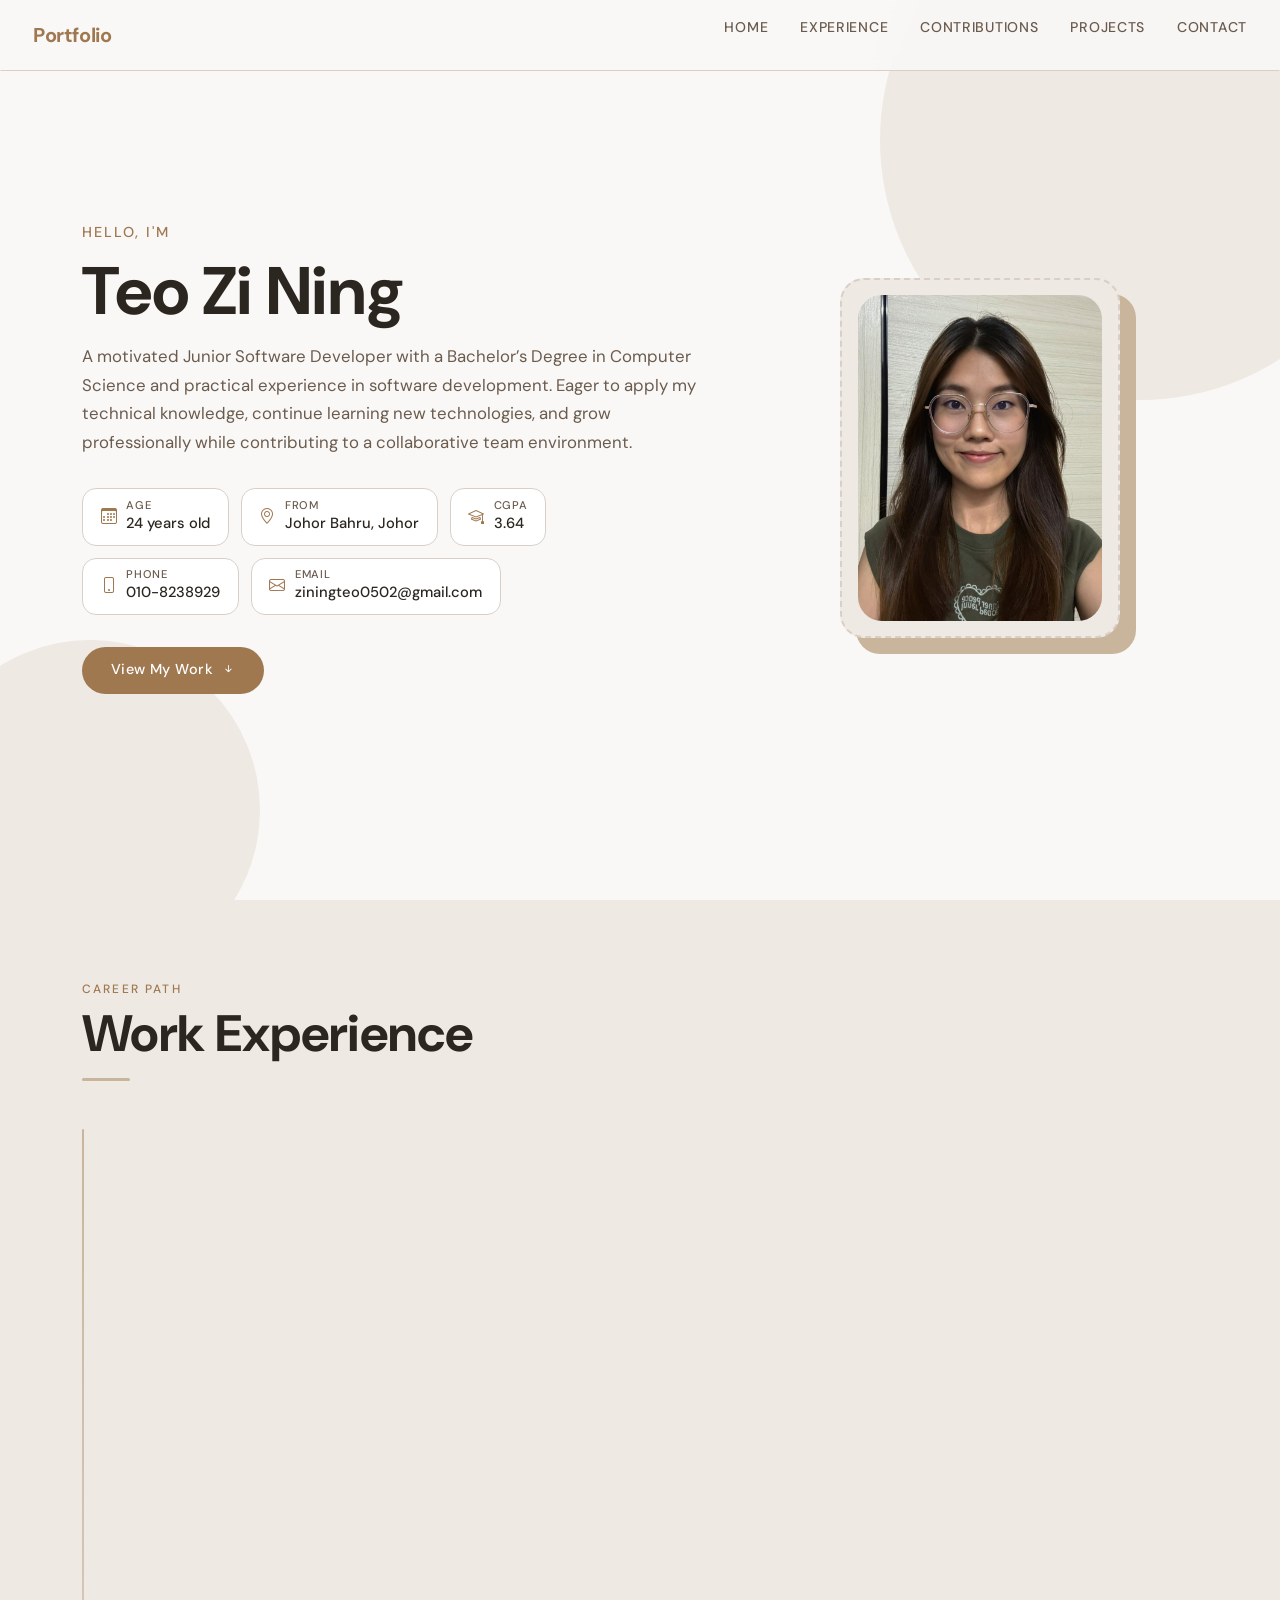
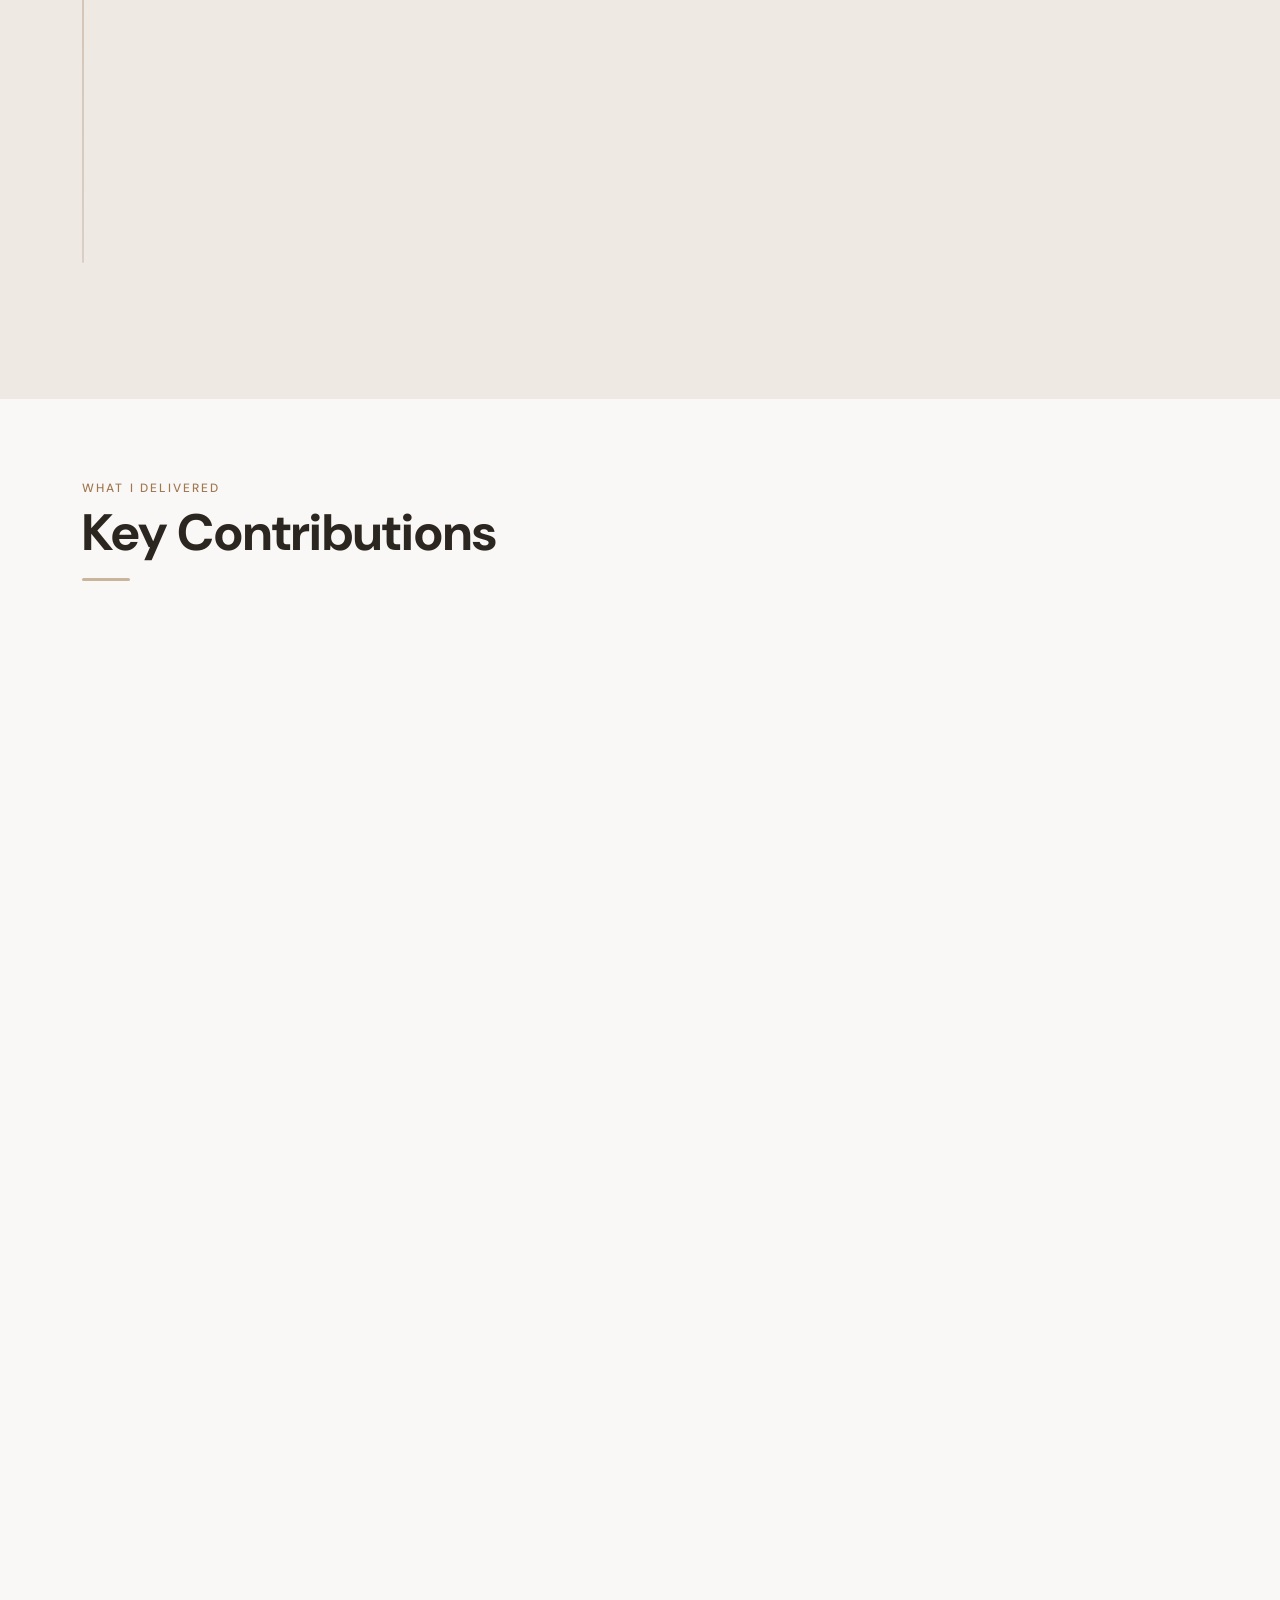
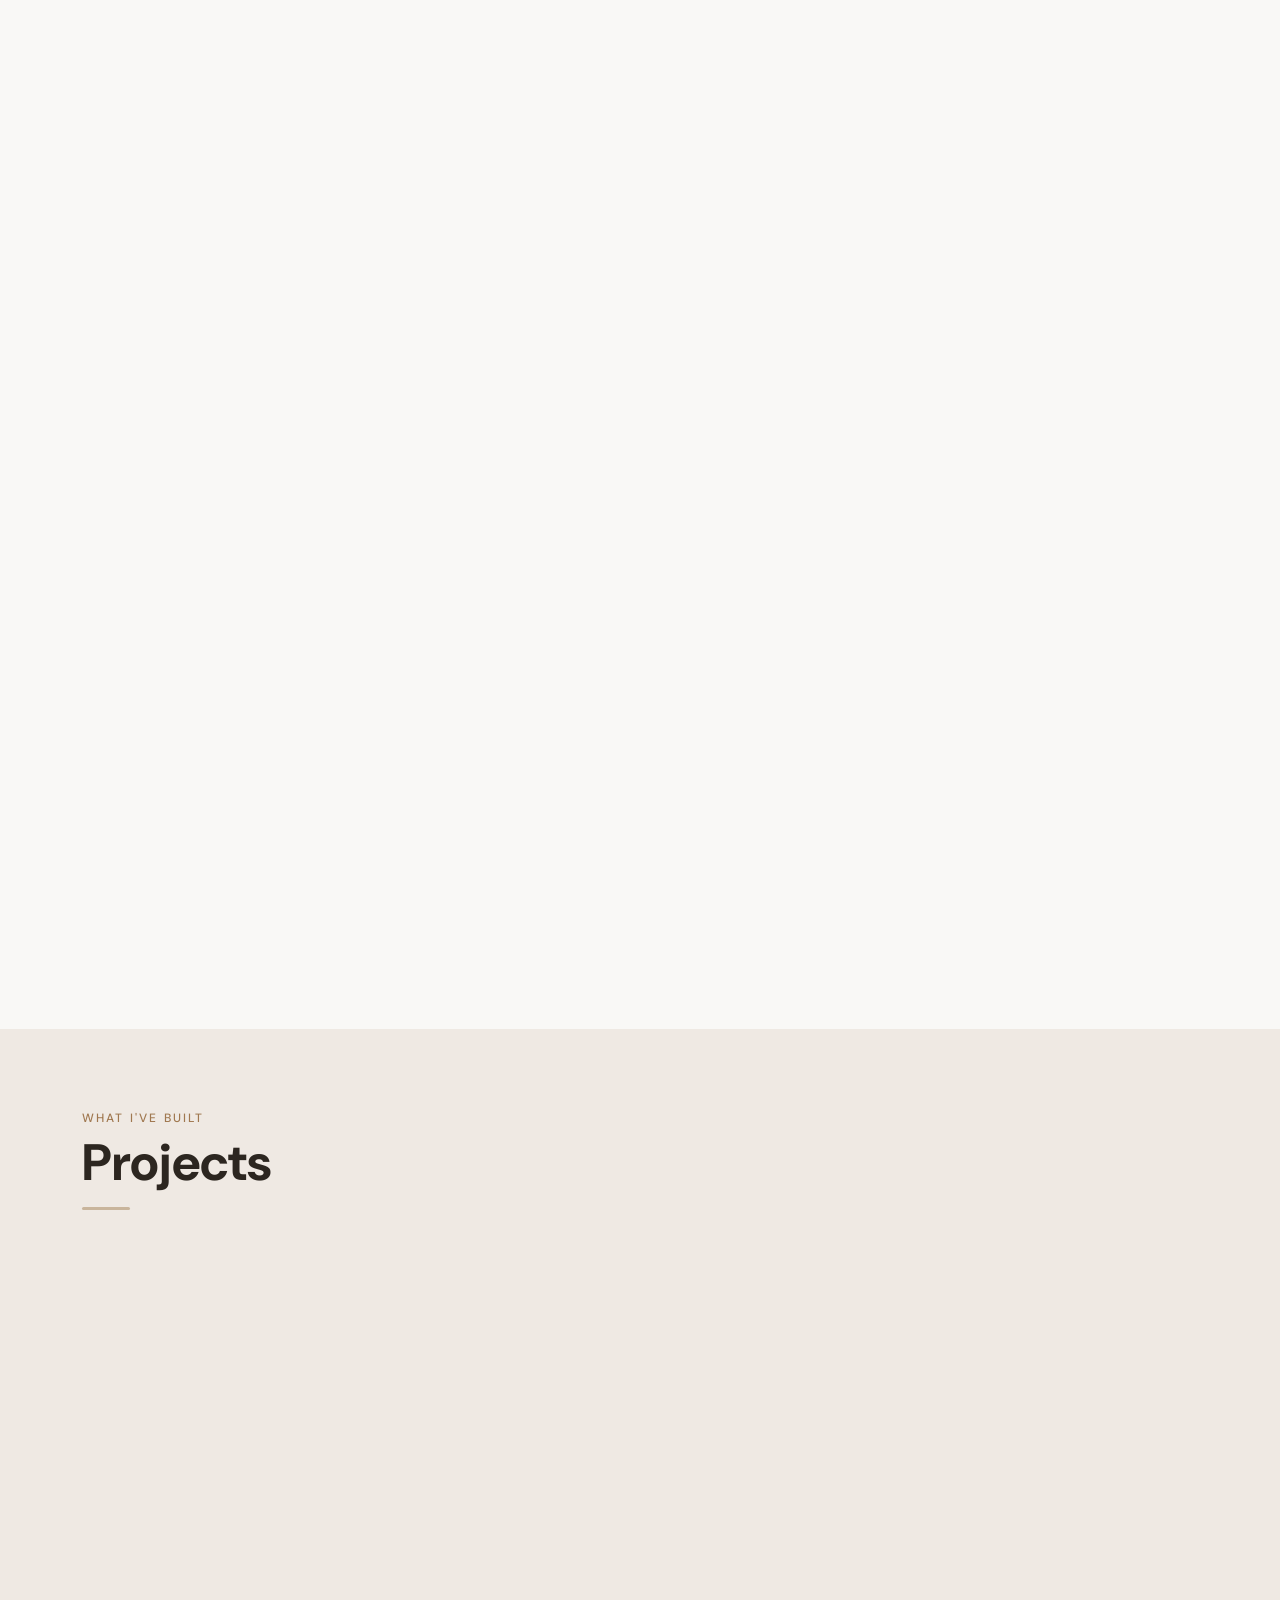
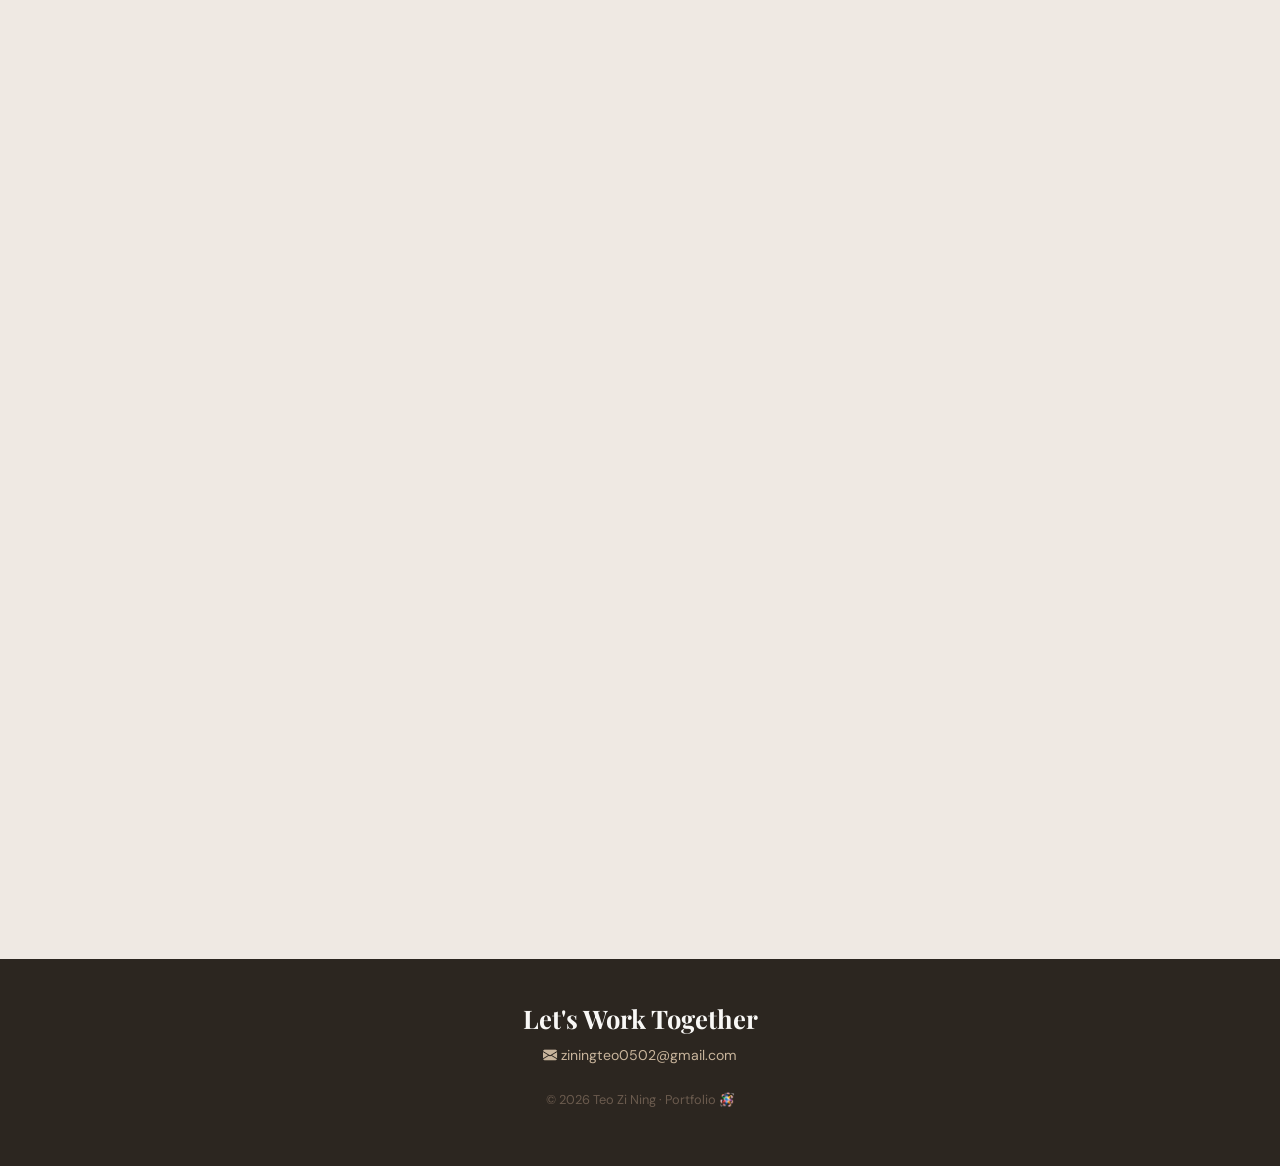
<file: index.html>
<!doctype html>
<html lang="en">
  <head>
    <meta charset="UTF-8" />
    <meta name="viewport" content="width=device-width, initial-scale=1.0" />
    <title>My Portfolio</title>
    <link
      href="https://cdn.jsdelivr.net/npm/bootstrap@5.3.2/dist/css/bootstrap.min.css"
      rel="stylesheet"
    />
    <link
      href="https://fonts.googleapis.com/css2?family=Playfair+Display:wght@400;600;700&family=DM+Sans:wght@300;400;500&display=swap"
      rel="stylesheet"
    />
    <link
      href="https://cdn.jsdelivr.net/npm/bootstrap-icons@1.11.3/font/bootstrap-icons.min.css"
      rel="stylesheet"
    />
    <link rel="stylesheet" href="portfolio.css" />
    <!-- <style>
  
</style> -->
  </head>
  <body>
    <!-- NAV -->
    <nav class="portfolio-nav">
      <div class="logo">Portfolio</div>
      <ul>
        <li><a href="#hero">Home</a></li>
        <li><a href="#experience">Experience</a></li>
        <li><a href="#contributions">Contributions</a></li>
        <li><a href="#projects">Projects</a></li>
        <li><a href="#contact">Contact</a></li>
      </ul>
      <button class="hamburger" onclick="toggleMobile()" aria-label="Open menu">
        <span></span><span></span><span></span>
      </button>
    </nav>

    <!-- MOBILE MENU -->
    <div class="mobile-menu" id="mobileMenu">
      <button class="mobile-close" onclick="closeMobile()">&#x2715;</button>
      <a href="#hero" onclick="closeMobile()">Home</a>
      <a href="#experience" onclick="closeMobile()">Experience</a>
      <a href="#contributions" onclick="closeMobile()">Contributions</a>
      <a href="#projects" onclick="closeMobile()">Projects</a>
      <a href="#contact" onclick="closeMobile()">Contact</a>
    </div>

    <!-- ════════════════════════════════ SECTION 1: HERO ════════════════════════════════ -->
    <section id="hero">
      <div class="container">
        <div class="hero-inner">
          <div class="row align-items-center g-5">
            <div class="col-lg-7 order-2 order-lg-1">
              <p class="hero-greeting">Hello, I'm</p>
              <h1 class="hero-name">Teo Zi Ning</h1>
              <!-- <h1 class="hero-name">Your <span>Full Name</span><br>Here</h1> -->
              <p class="hero-tagline">
                A motivated Junior Software Developer with a Bachelor’s Degree
                in Computer Science and practical experience in software
                development. Eager to apply my technical knowledge, continue
                learning new technologies, and grow professionally while
                contributing to a collaborative team environment.
              </p>

              <div class="info-cards">
                <div class="info-card">
                  <i class="bi bi-calendar3"></i>
                  <div>
                    <span class="label">Age</span>
                    <span class="val">24 years old</span>
                  </div>
                </div>
                <div class="info-card">
                  <i class="bi bi-geo-alt"></i>
                  <div>
                    <span class="label">From</span>
                    <span class="val">Johor Bahru, Johor</span>
                  </div>
                </div>
                <div class="info-card">
                  <i class="bi bi-mortarboard"></i>
                  <div>
                    <span class="label">CGPA</span>
                    <span class="val">3.64</span>
                  </div>
                </div>
                <div class="info-card">
                  <i class="bi bi-phone"></i>
                  <div>
                    <span class="label">Phone</span>
                    <span class="val">010-8238929</span>
                  </div>
                </div>
                <div class="info-card">
                  <i class="bi bi-envelope"></i>
                  <div>
                    <span class="label">Email</span>
                    <span class="val">ziningteo0502@gmail.com</span>
                  </div>
                </div>
              </div>

              <a href="#contributions" class="hero-cta">
                View My Work <i class="bi bi-arrow-down-short"></i>
              </a>
            </div>

            <!-- Photo Side -->
            <div
              class="col-lg-5 order-1 order-lg-2 d-flex justify-content-center"
            >
              <div class="hero-photo-wrap">
                <div class="hero-photo-placeholder">
                  <img
                    src="images/self.jpeg"
                    class="hero-photo"
                    alt="Profile Photo"
                  />
                </div>
              </div>
            </div>
          </div>
        </div>
      </div>
    </section>

    <!-- ════════════════════════════════ SECTION 2: EXPERIENCE ════════════════════════════════ -->
    <section id="experience">
      <div class="container">
        <p class="section-label">Career Path</p>
        <h2 class="section-title">Work Experience</h2>
        <div class="divider"></div>

        <div class="row">
          <div class="col-12">
            <div class="timeline">
              <div class="timeline-item" data-animate>
                <div class="timeline-dot"></div>
                <div class="timeline-card">
                  <!-- <span class="timeline-period">XXX XXXX – XXX XXXX</span> -->
                  <p class="timeline-company">Autobahn Rent A Car Pte Ltd</p>
                  <p class="timeline-role">Software Engineer</p>
                  <ul class="timeline-duties">
                    <li>
                      Developed CRUD modules for the company's admin portal
                      using Angular and Laravel (PHP).
                    </li>
                    <li>
                      Built the company's corporate website with Laravel and
                      Blade, ensuring good performance and usability.
                    </li>
                    <li>
                      Involved in mobile application development using React
                      Native.
                    </li>
                    <li>
                      Collaborated with the development team using Git for
                      version control.
                    </li>
                    <li>
                      Performed manual functional testing on developed features
                      before deployment to ensure core functionalities worked as
                      expected.
                    </li>
                    <li>
                      Identified and fixed bugs discovered during self-testing
                      and peer testing.
                    </li>
                  </ul>
                  <div class="tech-tags">
                    <span class="tech-tag">Angular</span>
                    <span class="tech-tag">Laravel (PHP)</span>
                    <span class="tech-tag">React Native</span>
                    <span class="tech-tag">Flutter</span>
                    <span class="tech-tag">Git</span>
                  </div>
                </div>
              </div>

              <div class="timeline-item" data-animate>
                <div class="timeline-dot"></div>
                <div class="timeline-card">
                  <!-- <span class="timeline-period">XXX XXXX – XXX XXXX</span> -->
                  <p class="timeline-company">Axel Logic Sdn Bhd</p>
                  <p class="timeline-role">Software Developer Intern</p>
                  <ul class="timeline-duties">
                    <li>
                      Assisted in upgrading the system from .NET 5 to .NET 7.
                    </li>
                    <li>
                      Debugged and tested the new system version after
                      migration.
                    </li>
                    <li>
                      Gained hands-on experience with version control (GitHub)
                      to track changes.
                    </li>
                    <li>
                      Developed features and maintained the application using C#
                      and ASP.NET.
                    </li>
                    <li>
                      Conducted basic manual testing to verify system
                      functionality after the upgrade.
                    </li>
                    <li>
                      Re-tested features after bug fixes to ensure issues were
                      resolved.
                    </li>
                  </ul>
                  <div class="tech-tags">
                    <span class="tech-tag">C#</span>
                    <span class="tech-tag">ASP.NET</span>
                    <span class="tech-tag">.NET 7</span>
                    <span class="tech-tag">GitHub</span>
                  </div>
                </div>
              </div>
            </div>
          </div>
        </div>
      </div>
    </section>

    <!-- ════════════════════════════════ SECTION 2: CONTRIBUTIONS ════════════════════════════════ -->

    <section id="contributions">
      <div class="container">
        <p class="section-label">What I Delivered</p>
        <h2 class="section-title">Key Contributions</h2>
        <div class="divider"></div>

        <div class="contrib-summary" data-animate-fade>
          <span class="contrib-badge">Autobahn Rent A Car Pte Ltd</span>
          <ul class="contrib-summary-list">
            <li>
              Developed and maintained the company’s internal Admin Portal for
              daily business operations.
            </li>
            <li>
              Developed mobile functionality for staff to create new orders.
            </li>
            <li>
              Contributed to the development and maintenance of the company
              website.
            </li>
            <li>
              Enhanced existing Admin Portal functions based on business
              requirements.
            </li>
          </ul>
        </div>

        <!-- <p class="contrib-subheading">Selected Contributions</p> -->

        <div class="contrib-card" data-animate-fade>
          <div class="contrib-img-wrap">
            <div class="contrib-img-carousel">
              <div class="contrib-img-slide">
                <img
                  src="images/carparklist.jpg"
                  alt="Admin Portal Screenshot"
                />
              </div>
              <div class="contrib-img-slide">
                <img src="images/create.jpg" alt="Admin Portal Screenshot 2" />
              </div>
            </div>
            <!-- 可选：小圆点指示器 -->
            <div class="contrib-img-dots">
              <span class="dot active"></span>
              <span class="dot"></span>
            </div>
          </div>
          <div class="contrib-body">
            <p class="contrib-num">01 — Admin Portal's Vehicle Management</p>
            <p class="contrib-desc">
              Developed vehicle management features including Car Park and COE
              Bidding for internal staff to manage and maintain vehicle records.
              Implemented CRUD operations through REST API, controllers and
              Eloquent Models.
            </p>
            <div class="contrib-tags">
              <span class="contrib-tag">PHP Laravel</span>
              <span class="contrib-tag">MySQL</span>
              <span class="contrib-tag">AngularJS</span>
              <span class="contrib-tag">Git</span>
            </div>
          </div>
        </div>

        <div class="contrib-card" data-animate-fade>
          <div class="contrib-img-wrap">
            <img src="images/report.png" alt="" />
          </div>
          <div class="contrib-body">
            <p class="contrib-num">02 — Admin Portal's Report</p>
            <p class="contrib-desc">
              Developed COE reporting features to allow staff to retrieve and
              review vehicle-related records from the system. Implemented data
              retrieval and display through backend APIs and frontend
              integration.
            </p>
            <div class="contrib-tags">
              <span class="contrib-tag">PHP Laravel</span>
              <span class="contrib-tag">MySQL</span>
              <span class="contrib-tag">AngularJS</span>
              <span class="contrib-tag">Git</span>
            </div>
          </div>
        </div>

        <div class="contrib-card" data-animate-fade>
          <div class="contrib-img-wrap">
            <img src="images/article.jpg" alt="" />
          </div>
          <div class="contrib-body">
            <p class="contrib-num">03 — Admin Portal's Article Management</p>
            <p class="contrib-desc">
              Developed an Article Management module that allows staff to create
              and update website content through the Admin Portal. Updated
              content is stored in the database and dynamically displayed on the
              company website.
            </p>
            <div class="contrib-tags">
              <span class="contrib-tag">PHP Laravel</span>
              <span class="contrib-tag">MySQL</span>
              <span class="contrib-tag">AngularJS</span>
              <span class="contrib-tag">Git</span>
            </div>
          </div>
        </div>

        <div class="contrib-card" data-animate-fade>
          <div class="contrib-img-wrap">
            <img src="images/mobile.jpg" alt="" />
          </div>
          <div class="contrib-body">
            <p class="contrib-num">04 — Mobile App</p>
            <p class="contrib-desc">
              Developed a React Native mobile application to support the sales
              team in creating new orders more efficiently. The app guides staff
              through customer, vehicle, agreement and other order information.
            </p>
            <div class="contrib-tags">
              <span class="contrib-tag">React Native</span>
              <span class="contrib-tag">JavaScript</span>
              <span class="contrib-tag">MySQL</span>
              <span class="contrib-tag">PHP Laravel</span>
              <span class="contrib-tag">AngularJS</span>
              <span class="contrib-tag">Git</span>
            </div>
          </div>
        </div>

        <div class="contrib-card" data-animate-fade>
          <div class="contrib-img-wrap">
            <img src="images/website.jpg" alt="" />
          </div>
          <div class="contrib-body">
            <p class="contrib-num">05 — Company's Website</p>
            <p class="contrib-desc">
              Contributed to the re-development of the company website,
              including frontend pages and backend integration. Some website
              content is dynamically retrieved from the database and managed
              through the Admin Portal.
            </p>
            <div class="contrib-tags">
              <span class="contrib-tag">HTML&CSS</span>
              <span class="contrib-tag">PHP Blade</span>
              <span class="contrib-tag">MySQL</span>
              <span class="contrib-tag">Git</span>
            </div>
          </div>
        </div>
      </div>
    </section>

    <!-- ════════════════════════════════ SECTION 3: PROJECTS ════════════════════════════════ -->
    <section id="projects">
      <div class="container">
        <p class="section-label">What I've Built</p>
        <h2 class="section-title">Projects</h2>
        <div class="divider"></div>

        <!-- FYP Project -->
        <div class="fyp-card" data-animate-fade>
          <div class="fyp-header">
            <div>
              <span class="fyp-badge">Final Year Project</span>
              <p class="fyp-title">Batik Creator Application</p>
            </div>
          </div>

          <div class="fyp-body open" id="fypBody">
            <p class="fyp-desc">
              This Final Year Project develops a
              <strong>Batik Creator mobile application</strong> that
              <strong>integrates generative AI</strong> to enhance digital
              fashion design. The system allows users to
              <strong>randomly generate batik patterns</strong>,
              <strong>customize the designs by editing colors or shapes</strong
              >, and
              <strong
                >apply the batik pattern onto different clothing fabrics</strong
              >
              through a batik cloth transfer feature. Users can then
              <strong
                >visualize how the selected clothing would look when worn on a
                model</strong
              >
              using a GAN-based virtual try-on model (VITON-HD). By combining
              batik pattern generation, customization, and virtual try-on, the
              application provides an interactive platform for exploring and
              designing personalized batik clothing digitally.
            </p>

            <!-- Scrollable image strip -->
            <p
              style="
                font-size: 0.82rem;
                font-weight: 500;
                text-transform: uppercase;
                letter-spacing: 0.1em;
                color: var(--accent);
                margin-bottom: 0.75rem;
              "
            >
              Screenshots
            </p>
            <div class="img-scroll-track">
              <div class="img-slide">
                <img src="images/fyp1.jpeg" alt="FYP Main Menu" />
              </div>
              <div class="img-slide">
                <img src="images/fyp2.jpeg" alt="FYP Batik Generation" />
              </div>
              <div class="img-slide">
                <img src="images/fyp3.jpeg" alt="FYP Virtual Try On" />
              </div>
              <div class="img-slide">
                <img src="images/fyp4.jpeg" alt="FYP Batik Customization" />
              </div>
              <div class="img-slide">
                <img src="images/fyp5.jpeg" alt="FYP Batik Print On Cloth" />
              </div>
            </div>
            <p class="scroll-hint">
              <i class="bi bi-arrow-left-right"></i> Scroll to see more
            </p>

            <div class="tech-tags mt-3">
              <span class="tech-tag">Generative AI</span>
              <span class="tech-tag">Image Processing</span>
              <span class="tech-tag">Android Studio</span>
            </div>
          </div>
        </div>

        <!-- Other Two Projects -->
        <div class="row g-4">
          <!-- Project 2 -->
          <div class="col-md-6">
            <div class="proj-card" data-animate-fade>
              <div class="proj-img-wrap">
                <img src="images/yolo.jpeg" alt="Project 2" />
              </div>
              <div class="proj-body">
                <p class="proj-num">Project 02</p>
                <h3 class="proj-name">Visitor Tracking Analysis System</h3>
                <p class="proj-desc">
                  A <strong>computer vision–based system</strong> that detects
                  and counts café visitors using <strong>YOLOv5</strong>. The
                  system processes video input to identify people and
                  <strong>records the visitor count</strong> automatically. The
                  data is
                  <strong
                    >sent to a cloud server and stored in a database</strong
                  >, where it is <strong>visualized through graphs</strong> on a
                  web interface for real-time monitoring and analysis. This
                  helps café owners understand customer traffic patterns and
                  optimize staffing and operations.
                </p>
                <div class="tech-tags">
                  <span class="tech-tag">YOLOv5</span>
                  <span class="tech-tag">Python</span>
                  <span class="tech-tag">AWS</span>
                </div>
              </div>
            </div>
          </div>

          <!-- Project 3 -->
          <div class="col-md-6">
            <div class="proj-card" data-animate-fade>
              <div class="proj-img-wrap">
                <img src="images/kidsmath.jpeg" alt="Project 3" />
              </div>
              <div class="proj-body">
                <p class="proj-num">Project 03</p>
                <h3 class="proj-name">Kids Math Learning Application</h3>
                <p class="proj-desc">
                  A <strong>mobile math learning application</strong> for
                  kindergarten students that helps them practice number concepts
                  through interactive mini-games. The app includes modules for
                  <strong
                    >comparing numbers, ordering numbers, and composing numbers,
                    with randomly generated questions</strong
                  >
                  and instant answer feedback. Developed using
                  <strong>Android Studio (Java)</strong> with a child-friendly
                  UI design to make learning mathematics more engaging and
                  accessible. 📱
                </p>
                <div class="tech-tags">
                  <span class="tech-tag">Java</span>
                  <span class="tech-tag">Android Studio</span>
                  <span class="tech-tag">XML</span>
                </div>
              </div>
            </div>
          </div>
        </div>
      </div>
    </section>

    <!-- ════════════════════════════════ FOOTER / CONTACT ════════════════════════════════ -->
    <footer id="contact">
      <div class="container">
        <p
          style="
            font-family: &quot;Playfair Display&quot;, serif;
            font-size: 1.6rem;
            font-weight: 700;
            color: var(--cream);
            margin-bottom: 0.5rem;
          "
        >
          Let's Work Together
        </p>
        <!-- <p style="color: var(--warm); margin-bottom: 1rem; font-size: 0.9rem">
          Open to full-time roles, freelance projects, and collaborations.
        </p> -->
        <p style="margin-bottom: 1.5rem">
          <a href="mailto:ziningteo0502@gmail.com">
            <i class="bi bi-envelope-fill" style="color: var(--sand)"></i>
            ziningteo0502@gmail.com
          </a>
        </p>
        <p style="color: var(--mid); font-size: 0.8rem">
          © 2026 Teo Zi Ning · Portfolio 🪅
        </p>
      </div>
    </footer>

    <script src="https://cdn.jsdelivr.net/npm/bootstrap@5.3.2/dist/js/bootstrap.bundle.min.js"></script>
    <script>
      /* Mobile menu */
      function openMobile() {
        document.getElementById("mobileMenu").classList.add("open");
        document.body.style.overflow = "hidden";
      }
      function closeMobile() {
        document.getElementById("mobileMenu").classList.remove("open");
        document.body.style.overflow = "";
      }
      function toggleMobile() {
        const menu = document.getElementById("mobileMenu");
        if (menu.classList.contains("open")) {
          closeMobile();
        } else {
          openMobile();
        }
      }

      /* Floating navbar on scroll */
      const nav = document.querySelector(".portfolio-nav");
      function handleNavScroll() {
        nav.classList.toggle("scrolled", window.scrollY > 40);
      }
      window.addEventListener("scroll", handleNavScroll, { passive: true });
      handleNavScroll(); // set correct state on page load

      /* Scroll-reveal — triggers every time element enters viewport */
      const io = new IntersectionObserver(
        (entries) => {
          entries.forEach((e) => {
            if (e.isIntersecting) {
              e.target.classList.add("visible");
            } else {
              e.target.classList.remove("visible");
            }
          });
        },
        { threshold: 0.12 },
      );

      document
        .querySelectorAll("[data-animate], [data-animate-fade]")
        .forEach((el) => io.observe(el));
    </script>
  </body>
</html>
</file>
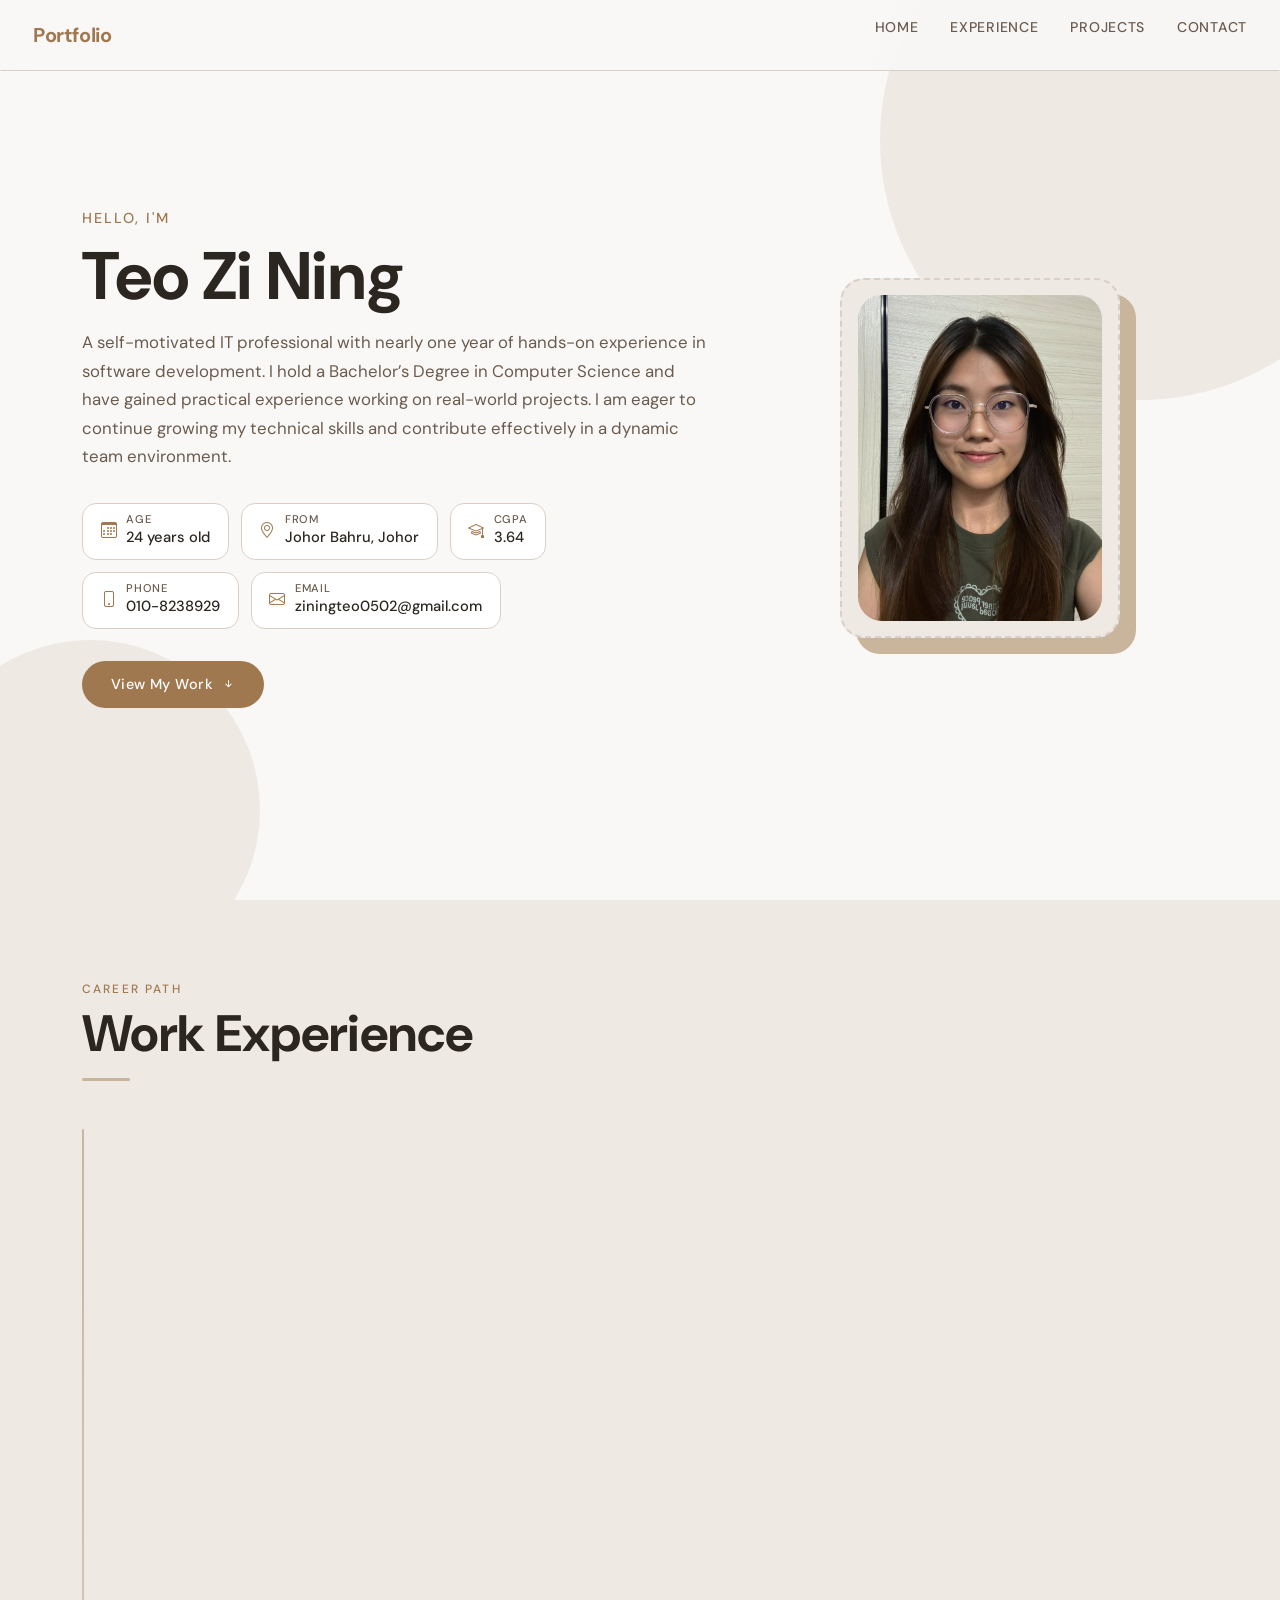
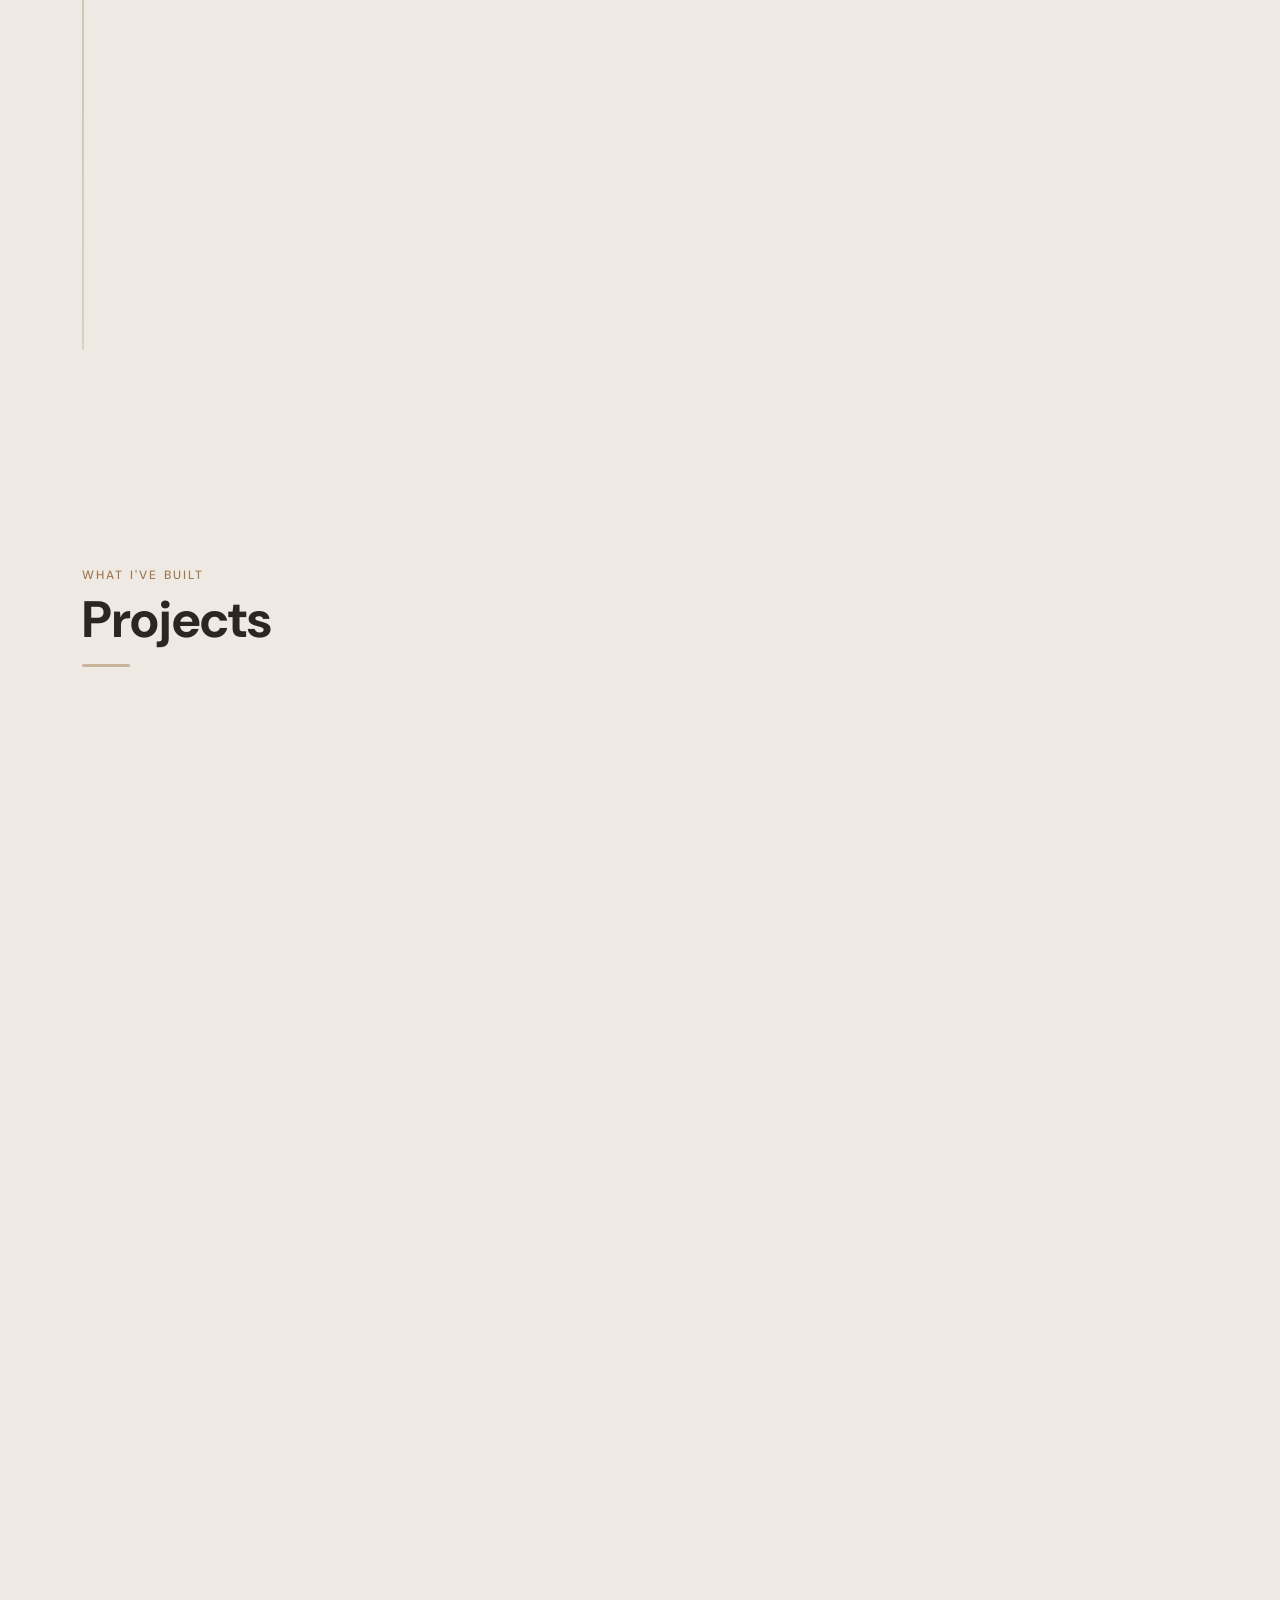
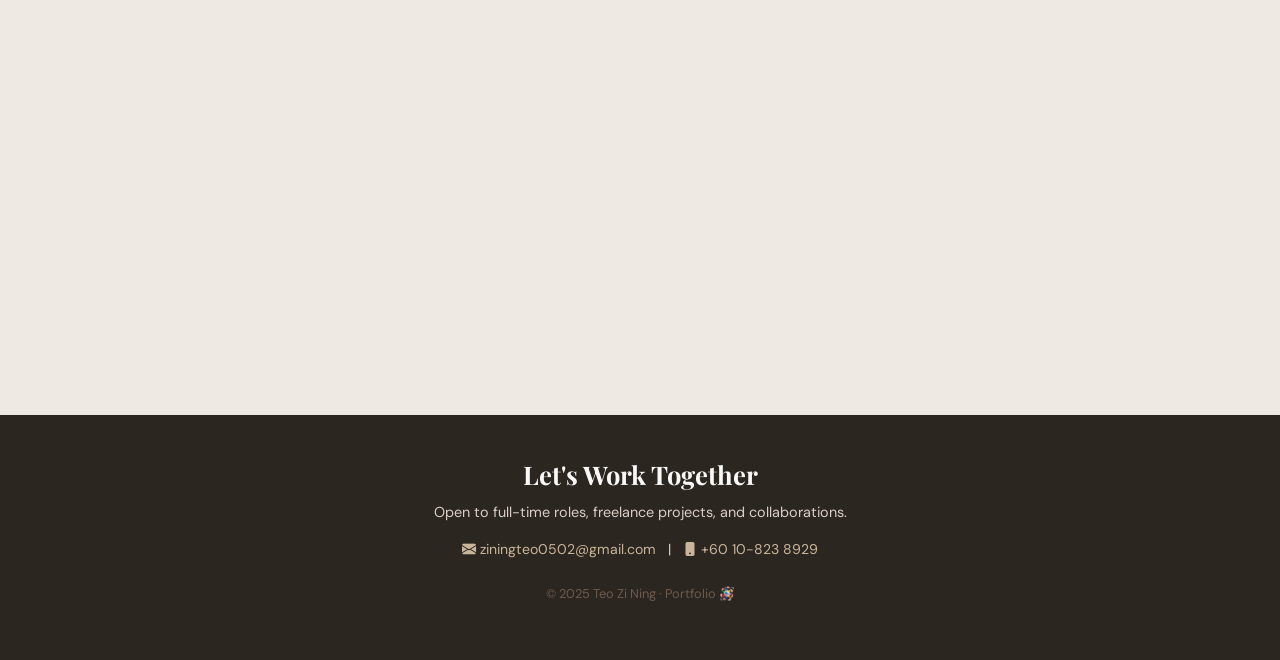
<file: portfolio.html>
<!doctype html>
<html lang="en">
  <head>
    <meta charset="UTF-8" />
    <meta name="viewport" content="width=device-width, initial-scale=1.0" />
    <title>My Portfolio</title>
    <link
      href="https://cdn.jsdelivr.net/npm/bootstrap@5.3.2/dist/css/bootstrap.min.css"
      rel="stylesheet"
    />
    <link
      href="https://fonts.googleapis.com/css2?family=Playfair+Display:wght@400;600;700&family=DM+Sans:wght@300;400;500&display=swap"
      rel="stylesheet"
    />
    <link
      href="https://cdn.jsdelivr.net/npm/bootstrap-icons@1.11.3/font/bootstrap-icons.min.css"
      rel="stylesheet"
    />
    <link rel="stylesheet" href="portfolio.css" />
    <!-- <style>
  
</style> -->
  </head>
  <body>
    <!-- NAV -->
    <nav class="portfolio-nav">
      <div class="logo">Portfolio</div>
      <ul>
        <li><a href="#hero">Home</a></li>
        <li><a href="#experience">Experience</a></li>
        <li><a href="#projects">Projects</a></li>
        <li><a href="#contact">Contact</a></li>
      </ul>
      <button class="hamburger" onclick="openMobile()" aria-label="Open menu">
        <span></span><span></span><span></span>
      </button>
    </nav>

    <!-- MOBILE MENU -->
    <div class="mobile-menu" id="mobileMenu">
      <button class="mobile-close" onclick="closeMobile()">&#x2715;</button>
      <a href="#hero" onclick="closeMobile()">Home</a>
      <a href="#experience" onclick="closeMobile()">Experience</a>
      <a href="#projects" onclick="closeMobile()">Projects</a>
      <a href="#contact" onclick="closeMobile()">Contact</a>
    </div>

    <!-- ════════════════════════════════ SECTION 1: HERO ════════════════════════════════ -->
    <section id="hero">
      <div class="container">
        <div class="hero-inner">
          <div class="row align-items-center g-5">
            <div class="col-lg-7 order-2 order-lg-1">
              <p class="hero-greeting">Hello, I'm</p>
              <h1 class="hero-name">Teo Zi Ning</h1>
              <!-- <h1 class="hero-name">Your <span>Full Name</span><br>Here</h1> -->
              <p class="hero-tagline">
                A self-motivated IT professional with nearly one year of
                hands-on experience in software development. I hold a Bachelor’s
                Degree in Computer Science and have gained practical experience
                working on real-world projects. I am eager to continue growing
                my technical skills and contribute effectively in a dynamic team
                environment.
              </p>

              <div class="info-cards">
                <div class="info-card">
                  <i class="bi bi-calendar3"></i>
                  <div>
                    <span class="label">Age</span>
                    <span class="val">24 years old</span>
                  </div>
                </div>
                <div class="info-card">
                  <i class="bi bi-geo-alt"></i>
                  <div>
                    <span class="label">From</span>
                    <span class="val">Johor Bahru, Johor</span>
                  </div>
                </div>
                <div class="info-card">
                  <i class="bi bi-mortarboard"></i>
                  <div>
                    <span class="label">CGPA</span>
                    <span class="val">3.64</span>
                  </div>
                </div>
                <div class="info-card">
                  <i class="bi bi-phone"></i>
                  <div>
                    <span class="label">Phone</span>
                    <span class="val">010-8238929</span>
                  </div>
                </div>
                <div class="info-card">
                  <i class="bi bi-envelope"></i>
                  <div>
                    <span class="label">Email</span>
                    <span class="val">ziningteo0502@gmail.com</span>
                  </div>
                </div>
              </div>

              <a href="#projects" class="hero-cta">
                View My Work <i class="bi bi-arrow-down-short"></i>
              </a>
            </div>

            <!-- Photo Side -->
            <div
              class="col-lg-5 order-1 order-lg-2 d-flex justify-content-center"
            >
              <div class="hero-photo-wrap">
                <div class="hero-photo-placeholder">
                  <img src="/images/self.jpeg" class="hero-photo" alt="Profile Photo" />
                </div>
              </div>
            </div>
          </div>
        </div>
      </div>
    </section>

    <!-- ════════════════════════════════ SECTION 2: EXPERIENCE ════════════════════════════════ -->
    <section id="experience">
      <div class="container">
        <p class="section-label">Career Path</p>
        <h2 class="section-title">Work Experience</h2>
        <div class="divider"></div>

        <div class="row">
          <div class="col-12">
            <div class="timeline">
              <div class="timeline-item" data-animate>
                <div class="timeline-dot"></div>
                <div class="timeline-card">
                  <span class="timeline-period">Mar 2025 – Dec 2025</span>
                  <p class="timeline-company">Autobahn Rent A Car Pte Ltd</p>
                  <p class="timeline-role">Software Engineer</p>
                  <ul class="timeline-duties">
                    <li>
                      Developed modules and features for the company's admin
                      portal using Angular and Laravel (PHP).
                    </li>
                    <li>
                      Built the company's corporate website, ensuring good
                      performance and usability.
                    </li>
                    <li>
                      Involved in mobile application development using React
                      Native / Flutter.
                    </li>
                    <li>
                      Collaborated with the development team using Git for
                      version control.
                    </li>
                    <li>
                      Performed manual functional testing on developed features
                      before deployment to ensure core functionalities worked as
                      expected.
                    </li>
                    <li>
                      Identified and fixed bugs discovered during self-testing
                      and peer testing.
                    </li>
                  </ul>
                  <div class="tech-tags">
                    <span class="tech-tag">Angular</span>
                    <span class="tech-tag">Laravel (PHP)</span>
                    <span class="tech-tag">React Native</span>
                    <span class="tech-tag">Flutter</span>
                    <span class="tech-tag">Git</span>
                  </div>
                </div>
              </div>

              <div class="timeline-item" data-animate>
                <div class="timeline-dot"></div>
                <div class="timeline-card">
                  <span class="timeline-period">Oct 2023 – Jan 2024</span>
                  <p class="timeline-company">Axel Logic Sdn Bhd</p>
                  <p class="timeline-role">Software Developer Intern</p>
                  <ul class="timeline-duties">
                    <li>
                      Assisted in upgrading the system from .NET 5 to .NET 7.
                    </li>
                    <li>
                      Debugged and tested the new system version after
                      migration.
                    </li>
                    <li>
                      Gained hands-on experience with version control (GitHub)
                      to track changes.
                    </li>
                    <li>
                      Developed features and maintained the application using C#
                      and ASP.NET.
                    </li>
                    <li>
                      Conducted basic manual testing to verify system
                      functionality after the upgrade.
                    </li>
                    <li>
                      Re-tested features after bug fixes to ensure issues were
                      resolved.
                    </li>
                  </ul>
                  <div class="tech-tags">
                    <span class="tech-tag">C#</span>
                    <span class="tech-tag">ASP.NET</span>
                    <span class="tech-tag">.NET 7</span>
                    <span class="tech-tag">GitHub</span>
                  </div>
                </div>
              </div>
            </div>
          </div>
        </div>
      </div>
    </section>

    <!-- ════════════════════════════════ SECTION 3: PROJECTS ════════════════════════════════ -->
    <section id="projects">
      <div class="container">
        <p class="section-label">What I've Built</p>
        <h2 class="section-title">Projects</h2>
        <div class="divider"></div>

        <!-- FYP Project -->
        <div class="fyp-card" data-animate-fade>
          <div class="fyp-header">
            <div>
              <span class="fyp-badge">Final Year Project</span>
              <p class="fyp-title">Batik Creator Application</p>
            </div>
          </div>

          <div class="fyp-body open" id="fypBody">
            <p class="fyp-desc">
              This Final Year Project develops a
              <strong>Batik Creator mobile application</strong> that
              <strong>integrates generative AI</strong> to enhance digital
              fashion design. The system allows users to
              <strong>randomly generate batik patterns</strong>,
              <strong>customize the designs by editing colors or shapes</strong
              >, and
              <strong
                >apply the batik pattern onto different clothing fabrics</strong
              >
              through a batik cloth transfer feature. Users can then
              <strong
                >visualize how the selected clothing would look when worn on a
                model</strong
              >
              using a GAN-based virtual try-on model (VITON-HD). By combining
              batik pattern generation, customization, and virtual try-on, the
              application provides an interactive platform for exploring and
              designing personalized batik clothing digitally.
            </p>

            <!-- Scrollable image strip -->
            <p
              style="
                font-size: 0.82rem;
                font-weight: 500;
                text-transform: uppercase;
                letter-spacing: 0.1em;
                color: var(--accent);
                margin-bottom: 0.75rem;
              "
            >
              Screenshots
            </p>
            <div class="img-scroll-track">
              <div class="img-slide">
                <img src="/images/fyp1.jpeg" alt="FYP Main Menu" />
              </div>
              <div class="img-slide">
                <img src="/images/fyp2.jpeg" alt="FYP Batik Generation" />
              </div>
              <div class="img-slide">
                <img src="/images/fyp3.jpeg" alt="FYP Virtual Try On" />
              </div>
              <div class="img-slide">
                <img src="/images/fyp4.jpeg" alt="FYP Batik Customization" />
              </div>
              <div class="img-slide">
                <img src="/images/fyp5.jpeg" alt="FYP Batik Print On Cloth" />
              </div>
            </div>
            <p class="scroll-hint">
              <i class="bi bi-arrow-left-right"></i> Scroll to see more
            </p>

            <div class="tech-tags mt-3">
              <span class="tech-tag">Generative AI</span>
              <span class="tech-tag">Image Processing</span>
              <span class="tech-tag">Android Studio</span>
            </div>
          </div>
        </div>

        <!-- Other Two Projects -->
        <div class="row g-4">
          <!-- Project 2 -->
          <div class="col-md-6">
            <div class="proj-card" data-animate-fade>
              <div class="proj-img-wrap">
                <img src="/images/yolo.jpeg" alt="Project 2" />
              </div>
              <div class="proj-body">
                <p class="proj-num">Project 02</p>
                <h3 class="proj-name">Visitor Tracking Analysis System</h3>
                <p class="proj-desc">
                  A <strong>computer vision–based system</strong> that detects
                  and counts café visitors using <strong>YOLOv5</strong>. The
                  system processes video input to identify people and
                  <strong>records the visitor count</strong> automatically. The
                  data is
                  <strong
                    >sent to a cloud server and stored in a database</strong
                  >, where it is <strong>visualized through graphs</strong> on a
                  web interface for real-time monitoring and analysis. This
                  helps café owners understand customer traffic patterns and
                  optimize staffing and operations.
                </p>
                <div class="tech-tags">
                  <span class="tech-tag">YOLOv5</span>
                  <span class="tech-tag">Python</span>
                  <span class="tech-tag">AWS</span>
                </div>
              </div>
            </div>
          </div>

          <!-- Project 3 -->
          <div class="col-md-6">
            <div class="proj-card" data-animate-fade>
              <div class="proj-img-wrap">
                <img src="/images/kidsmath.jpeg" alt="Project 3" />
              </div>
              <div class="proj-body">
                <p class="proj-num">Project 03</p>
                <h3 class="proj-name">Kids Math Learning Application</h3>
                <p class="proj-desc">
                  A <strong>mobile math learning application</strong> for
                  kindergarten students that helps them practice number concepts
                  through interactive mini-games. The app includes modules for
                  <strong
                    >comparing numbers, ordering numbers, and composing numbers,
                    with randomly generated questions</strong
                  >
                  and instant answer feedback. Developed using
                  <strong>Android Studio (Java)</strong> with a child-friendly
                  UI design to make learning mathematics more engaging and
                  accessible. 📱
                </p>
                <div class="tech-tags">
                  <span class="tech-tag">Java</span>
                  <span class="tech-tag">Android Studio</span>
                  <span class="tech-tag">XML</span>
                </div>
              </div>
            </div>
          </div>
        </div>
      </div>
    </section>

    <!-- ════════════════════════════════ FOOTER / CONTACT ════════════════════════════════ -->
    <footer id="contact">
      <div class="container">
        <p
          style="
            font-family: &quot;Playfair Display&quot;, serif;
            font-size: 1.6rem;
            font-weight: 700;
            color: var(--cream);
            margin-bottom: 0.5rem;
          "
        >
          Let's Work Together
        </p>
        <p style="color: var(--warm); margin-bottom: 1rem; font-size: 0.9rem">
          Open to full-time roles, freelance projects, and collaborations.
        </p>
        <p style="margin-bottom: 1.5rem">
          <a href="mailto:ziningteo0502@gmail.com">
            <i class="bi bi-envelope-fill" style="color: var(--sand)"></i>
            ziningteo0502@gmail.com
          </a>
          &nbsp;&nbsp;|&nbsp;&nbsp;
          <a href="tel:+60108238929">
            <i class="bi bi-phone-fill" style="color: var(--sand)"></i>
            +60 10-823 8929
          </a>
        </p>
        <p style="color: var(--mid); font-size: 0.8rem">
          © 2025 Teo Zi Ning · Portfolio 🪅
        </p>
      </div>
    </footer>

    <script src="https://cdn.jsdelivr.net/npm/bootstrap@5.3.2/dist/js/bootstrap.bundle.min.js"></script>
    <script>
      /* Mobile menu */
      function openMobile() {
        document.getElementById("mobileMenu").classList.add("open");
        document.body.style.overflow = "hidden";
      }
      function closeMobile() {
        document.getElementById("mobileMenu").classList.remove("open");
        document.body.style.overflow = "";
      }

      /* Scroll-reveal — triggers every time element enters viewport */
      const io = new IntersectionObserver(
        (entries) => {
          entries.forEach((e) => {
            if (e.isIntersecting) {
              e.target.classList.add("visible");
            } else {
              e.target.classList.remove("visible");
            }
          });
        },
        { threshold: 0.12 },
      );

      document
        .querySelectorAll("[data-animate], [data-animate-fade]")
        .forEach((el) => io.observe(el));
    </script>
  </body>
</html>
</file>
<file: portfolio.css>
:root {
  --cream: #f9f8f6;
  --linen: #efe9e3;
  --warm: #d9cfc7;
  --sand: #c9b59c;
  --dark: #2c2620;
  --mid: #6b5b4e;
  --accent: #a07850;
  --nav-inset: 0.75rem;
}

@media (min-width: 576px) {
  :root { --nav-inset: calc((100% - 516px) / 2); }
}
@media (min-width: 768px) {
  :root { --nav-inset: calc((100% - 696px) / 2); }
}
@media (min-width: 992px) {
  :root { --nav-inset: calc((100% - 936px) / 2); }
}
@media (min-width: 1200px) {
  :root { --nav-inset: calc((100% - 1116px) / 2); }
}
@media (min-width: 1400px) {
  :root { --nav-inset: calc((100% - 1296px) / 2); }
}

* {
  margin: 0;
  padding: 0;
  box-sizing: border-box;
}

html {
  scroll-behavior: smooth;
}

body {
  background: var(--cream);
  color: var(--dark);
  font-family: "DM Sans", sans-serif;
  font-weight: 400;
  overflow-x: hidden;
}

h1,
h2,
h3,
h4 {
  font-family: "DM Sans", sans-serif;
}

/* ─── NAVBAR ─── */
nav.portfolio-nav {
  position: fixed;
  top: 0;
  left: 0;
  right: 0;
  z-index: 999;
  background: rgba(249, 248, 246, 0.88);
  backdrop-filter: blur(12px);
  border: 1px solid transparent;
  border-bottom: 1px solid var(--warm);
  border-radius: 0;
  padding: 0.9rem 2rem;
  display: flex;
  align-items: center;
  justify-content: space-between;
  transition:
    top 0.35s ease,
    left 0.35s ease,
    right 0.35s ease,
    border-radius 0.35s ease,
    background 0.35s ease,
    box-shadow 0.35s ease,
    border-color 0.35s ease;
}
/* Floating box state */
nav.portfolio-nav.scrolled {
  top: 14px;
  left: var(--nav-inset);
  right: var(--nav-inset);
  border-radius: 18px;
  background: rgba(255, 255, 255, 0.95);
  border: 1px solid var(--warm);
  box-shadow: 0 8px 30px rgba(44, 38, 32, 0.06);
}
nav.portfolio-nav .logo {
  font-family: "DM Sans", sans-serif;
  font-size: 1.25rem;
  font-weight: 700;
  color: var(--accent);
  letter-spacing: -0.02em;
}
nav.portfolio-nav ul {
  list-style: none;
  display: flex;
  gap: 2rem;
}
nav.portfolio-nav ul a {
  text-decoration: none;
  color: var(--mid);
  font-size: 0.88rem;
  font-weight: 500;
  letter-spacing: 0.05em;
  text-transform: uppercase;
  transition: color 0.25s;
}
nav.portfolio-nav ul a:hover {
  color: var(--accent);
}

.hamburger {
  display: none;
  flex-direction: column;
  gap: 5px;
  cursor: pointer;
  background: none;
  border: none;
  padding: 4px;
}
.hamburger span {
  display: block;
  width: 24px;
  height: 2px;
  background: var(--dark);
  border-radius: 2px;
  transition: all 0.3s;
}
.mobile-menu {
  display: none;
  position: fixed;
  top: 0;
  left: 0;
  right: 0;
  bottom: 0;
  background: rgba(249, 248, 246, 0.97);
  z-index: 998;
  flex-direction: column;
  align-items: center;
  justify-content: center;
  gap: 2rem;
}
.mobile-menu.open {
  display: flex;
}
.mobile-menu a {
  font-family: "DM Sans", sans-serif;
  font-size: 2rem;
  text-decoration: none;
  color: var(--dark);
  transition: color 0.2s;
}
.mobile-menu a:hover {
  color: var(--accent);
}
.mobile-close {
  position: absolute;
  top: 1.2rem;
  right: 1.5rem;
  background: none;
  border: none;
  font-size: 2rem;
  cursor: pointer;
  color: var(--dark);
}

/* ─── SECTION HELPERS ─── */
section {
  padding: 5rem 0;
}
.section-label {
  font-size: 0.75rem;
  font-weight: 500;
  letter-spacing: 0.18em;
  text-transform: uppercase;
  color: var(--accent);
  margin-bottom: 0.5rem;
}
.section-title {
  font-size: clamp(2rem, 5vw, 3.2rem);
  font-weight: 700;
  line-height: 1.1;
  color: var(--dark);
}
.divider {
  width: 48px;
  height: 3px;
  background: var(--sand);
  border-radius: 2px;
  margin: 1rem 0 2.5rem;
}

/* ─── SECTION 1: HERO ─── */
#hero {
  min-height: 100vh;
  padding-top: 6rem;
  background: var(--cream);
  display: flex;
  align-items: center;
  position: relative;
  overflow: hidden;
}
#hero::before {
  content: "";
  position: absolute;
  top: -120px;
  right: -120px;
  width: 520px;
  height: 520px;
  border-radius: 50%;
  background: var(--linen);
  z-index: 0;
}
#hero::after {
  content: "";
  position: absolute;
  bottom: -80px;
  left: -80px;
  width: 340px;
  height: 340px;
  border-radius: 50%;
  background: var(--linen);
  z-index: 0;
}

.hero-inner {
  position: relative;
  z-index: 1;
  width: 100%;
}

.hero-photo-wrap {
  position: relative;
  display: inline-block;
}
.hero-photo-wrap::before {
  content: "";
  position: absolute;
  top: 16px;
  left: 16px;
  width: 100%;
  height: 100%;
  border-radius: 24px;
  background: var(--sand);
  z-index: 0;
}
.hero-photo {
  position: relative;
  z-index: 1;
  width: 100%;
  max-width: 320px;
  height: 380px;
  object-fit: cover;
  border-radius: 24px;
  display: block;
  background: var(--linen);
}
.hero-photo-placeholder {
  position: relative;
  z-index: 1;
  width: 280px;
  height: 360px;
  border-radius: 24px;
  background: var(--linen);
  border: 2px dashed var(--warm);
  display: flex;
  flex-direction: column;
  align-items: center;
  justify-content: center;
  color: var(--mid);
  gap: 0.5rem;
  font-size: 0.85rem;
  text-align: center;
  padding: 1rem;
}
.hero-photo-placeholder i {
  font-size: 2.5rem;
  color: var(--sand);
}

.hero-greeting {
  font-size: 0.9rem;
  font-weight: 500;
  letter-spacing: 0.14em;
  text-transform: uppercase;
  color: var(--accent);
  margin-bottom: 0.75rem;
  opacity: 0;
  animation: fadeUp 0.7s 0.2s forwards;
}
.hero-name {
  font-size: clamp(2.4rem, 6vw, 4.2rem);
  font-weight: 700;
  line-height: 1.05;
  color: var(--dark);
  margin-bottom: 1rem;
  opacity: 0;
  animation: fadeUp 0.7s 0.4s forwards;
}
.hero-name span {
  color: var(--accent);
}

.hero-tagline {
  font-size: 1.05rem;
  color: var(--mid);
  /* max-width: 420px; */
  line-height: 1.7;
  margin-bottom: 2rem;
  opacity: 0;
  animation: fadeUp 0.7s 0.6s forwards;
}

.info-cards {
  display: flex;
  flex-wrap: wrap;
  gap: 0.75rem;
  margin-bottom: 2rem;
  opacity: 0;
  animation: fadeUp 0.7s 0.8s forwards;
}
.info-card {
  background: white;
  border: 1px solid var(--warm);
  border-radius: 14px;
  padding: 0.65rem 1.1rem;
  display: flex;
  align-items: center;
  gap: 0.6rem;
  font-size: 0.88rem;
  color: var(--dark);
  transition:
    border-color 0.25s,
    transform 0.25s;
}
.info-card:hover {
  border-color: var(--sand);
  transform: translateY(-2px);
}
.info-card i {
  color: var(--accent);
  font-size: 1rem;
}
.info-card .label {
  font-size: 0.7rem;
  color: var(--mid);
  font-weight: 500;
  text-transform: uppercase;
  letter-spacing: 0.06em;
  display: block;
  line-height: 1;
  margin-bottom: 1px;
}
.info-card .val {
  font-weight: 500;
  color: var(--dark);
  font-size: 0.92rem;
}

.hero-cta {
  display: inline-flex;
  align-items: center;
  gap: 0.5rem;
  background: var(--accent);
  color: white;
  padding: 0.8rem 1.8rem;
  border-radius: 50px;
  text-decoration: none;
  font-weight: 500;
  font-size: 0.9rem;
  letter-spacing: 0.03em;
  transition:
    background 0.25s,
    transform 0.25s;
  opacity: 0;
  animation: fadeUp 0.7s 1s forwards;
}
.hero-cta:hover {
  background: var(--dark);
  color: white;
  transform: translateY(-2px);
}

/* ─── SECTION 2: EXPERIENCE ─── */
#experience {
  background: var(--linen);
}
.timeline {
  position: relative;
  padding-left: 2rem;
}
.timeline::before {
  content: "";
  position: absolute;
  left: 0;
  top: 8px;
  bottom: 8px;
  width: 2px;
  background: linear-gradient(to bottom, var(--sand), var(--warm));
  border-radius: 2px;
}
.timeline-item {
  position: relative;
  margin-bottom: 3rem;
  /* opacity: 0;
  transform: translateX(-20px);
  transition:
    opacity 0.6s,
    transform 0.6s; */
}
/* .timeline-item.visible {
  opacity: 1;
  transform: translateX(0);
} */
.timeline-dot {
  position: absolute;
  left: -2.45rem;
  top: 6px;
  width: 14px;
  height: 14px;
  border-radius: 50%;
  background: var(--accent);
  border: 3px solid var(--linen);
  box-shadow: 0 0 0 2px var(--sand);
}
.timeline-card {
  background: white;
  border: 1px solid var(--warm);
  border-radius: 18px;
  padding: 1.6rem 1.8rem;
  transition:
    box-shadow 0.25s,
    transform 0.25s;
}
.timeline-card:hover {
  box-shadow: 0 8px 32px rgba(160, 120, 80, 0.12);
  transform: translateY(-3px);
}
.timeline-period {
  display: inline-block;
  background: var(--linen);
  color: var(--accent);
  font-size: 0.75rem;
  font-weight: 500;
  letter-spacing: 0.08em;
  text-transform: uppercase;
  padding: 0.3rem 0.85rem;
  border-radius: 50px;
  margin-bottom: 0.85rem;
  border: 1px solid var(--warm);
}
.timeline-company {
  font-family: "DM Sans", sans-serif;
  font-size: 1.3rem;
  font-weight: 700;
  color: var(--dark);
  margin-bottom: 0.2rem;
}
.timeline-role {
  font-size: 0.88rem;
  font-weight: 500;
  color: var(--accent);
  text-transform: uppercase;
  letter-spacing: 0.08em;
  margin-bottom: 1rem;
}
.timeline-duties {
  list-style: none;
  display: flex;
  flex-direction: column;
  gap: 0.55rem;
}
.timeline-duties li {
  font-size: 0.9rem;
  color: var(--mid);
  padding-left: 1.2rem;
  position: relative;
  line-height: 1.6;
}
.timeline-duties li::before {
  content: "";
  position: absolute;
  left: 0;
  top: 0.58em;
  width: 5px;
  height: 5px;
  border-radius: 50%;
  background: var(--sand);
}
.tech-tags {
  display: flex;
  flex-wrap: wrap;
  gap: 0.5rem;
  margin-top: 1rem;
}
.tech-tag {
  background: var(--linen);
  border: 1px solid var(--warm);
  color: var(--mid);
  font-size: 0.75rem;
  font-weight: 500;
  padding: 0.25rem 0.7rem;
  border-radius: 50px;
}

/* ─── SECTION 3: PROJECTS ─── */
#projects {
  /* background: var(--cream); */
  background: var(--linen);
}

/* FYP Card */
.fyp-card {
  background: white;
  border: 1px solid var(--warm);
  border-radius: 24px;
  overflow: hidden;
  margin-bottom: 3rem;
  /* opacity: 0;
  transform: translateY(24px);
  transition:
    opacity 0.6s,
    transform 0.6s; */
}
/* .fyp-card.visible {
  opacity: 1;
  transform: translateY(0);
} */

.fyp-header {
  background: var(--linen);
  padding: 1.6rem 2rem;
  display: flex;
  align-items: flex-start;
  justify-content: space-between;
  gap: 1rem;
  /* cursor: pointer;
  user-select: none; */
  transition: background 0.2s;
}
.fyp-header:hover {
  background: var(--warm);
}
.fyp-badge {
  display: inline-block;
  background: var(--accent);
  color: white;
  font-size: 0.7rem;
  font-weight: 500;
  letter-spacing: 0.1em;
  text-transform: uppercase;
  padding: 0.3rem 0.85rem;
  border-radius: 50px;
  margin-bottom: 0.5rem;
}
.fyp-title {
  font-family: "DM Sans", sans-serif;
  font-size: 1.4rem;
  font-weight: 700;
  color: var(--dark);
  margin-bottom: 0.3rem;
}
.fyp-toggle {
  background: none;
  border: none;
  cursor: pointer;
  padding: 0.3rem;
  color: var(--accent);
  font-size: 1.4rem;
  line-height: 1;
  transition: transform 0.35s;
  flex-shrink: 0;
  margin-top: 0.2rem;
}
.fyp-toggle.open {
  transform: rotate(180deg);
}

.fyp-body {
  display: none;
  padding: 2rem;
}
.fyp-body.open {
  display: block;
}

.fyp-desc {
  font-size: 0.95rem;
  color: var(--mid);
  line-height: 1.75;
  margin-bottom: 1.5rem;
}

/* Scrollable image gallery */
.img-scroll-track {
  display: flex;
  gap: 1rem;
  overflow-x: auto;
  padding-bottom: 0.75rem;
  scroll-snap-type: x mandatory;
  -webkit-overflow-scrolling: touch;
}
.img-scroll-track::-webkit-scrollbar {
  height: 5px;
}
.img-scroll-track::-webkit-scrollbar-track {
  background: var(--linen);
  border-radius: 4px;
}
.img-scroll-track::-webkit-scrollbar-thumb {
  background: var(--sand);
  border-radius: 4px;
}

.img-slide {
  scroll-snap-align: start;
  flex-shrink: 0;
  width: 280px;
  height: 190px;
  border-radius: 14px;
  overflow: hidden;
  background: var(--linen);
  border: 1px solid var(--warm);
  position: relative;
}
.img-slide img {
  width: 100%;
  height: 100%;
  object-fit: cover;
  display: block;
}
.img-slide-placeholder {
  width: 100%;
  height: 100%;
  display: flex;
  flex-direction: column;
  align-items: center;
  justify-content: center;
  color: var(--mid);
  gap: 0.4rem;
  font-size: 0.8rem;
  text-align: center;
  padding: 1rem;
}
.img-slide-placeholder i {
  font-size: 2rem;
  color: var(--sand);
}

.scroll-hint {
  font-size: 0.78rem;
  color: var(--mid);
  margin-top: 0.5rem;
  display: flex;
  align-items: center;
  gap: 0.4rem;
}

/* Other project cards */
.proj-card {
  background: white;
  border: 1px solid var(--warm);
  border-radius: 20px;
  overflow: hidden;
  height: 100%;
  display: flex;
  flex-direction: column;
  transition:
    box-shadow 0.3s,
    transform 0.3s;
  /* opacity: 0;
  transform: translateY(20px); */
  transition:
    opacity 0.6s,
    transform 0.6s,
    box-shadow 0.3s;
}
/* .proj-card.visible {
  opacity: 1;
  transform: translateY(0);
} */
.proj-card:hover {
  box-shadow: 0 12px 40px rgba(160, 120, 80, 0.14);
  transform: translateY(-4px) !important;
}
.proj-img-wrap {
  height: 200px;
  background: var(--linen);
  display: flex;
  align-items: center;
  justify-content: center;
  position: relative;
  overflow: hidden;
  border-bottom: 1px solid var(--warm);
  flex-shrink: 0;
}
.proj-img-wrap img {
  width: 100%;
  height: 100%;
  object-fit: cover;
  display: block;
}
.proj-img-placeholder {
  display: flex;
  flex-direction: column;
  align-items: center;
  gap: 0.5rem;
  color: var(--mid);
  font-size: 0.82rem;
  text-align: center;
  padding: 1rem;
}
.proj-img-placeholder i {
  font-size: 2.5rem;
  color: var(--sand);
}

.proj-body {
  padding: 1.5rem;
  flex: 1;
  display: flex;
  flex-direction: column;
}
.proj-num {
  font-size: 0.72rem;
  font-weight: 500;
  letter-spacing: 0.12em;
  text-transform: uppercase;
  color: var(--accent);
  margin-bottom: 0.4rem;
}
.proj-name {
  font-family: "DM Sans", sans-serif;
  font-size: 1.2rem;
  font-weight: 700;
  color: var(--dark);
  margin-bottom: 0.6rem;
}
.proj-desc {
  font-size: 0.88rem;
  color: var(--mid);
  line-height: 1.65;
  flex: 1;
  margin-bottom: 1rem;
}

/* ═══════════════ CONTRIBUTIONS SECTION ═══════════════ */

.contrib-summary {
  background: rgba(255, 255, 255, 0.03);
  border: 1px solid rgba(255, 255, 255, 0.08);
  border-radius: 16px;
  /* padding: 2rem; */
  margin-bottom: 3rem;
}

.contrib-badge {
  display: inline-block;
  font-size: 0.75rem;
  font-weight: 600;
  text-transform: uppercase;
  letter-spacing: 0.08em;
  color: var(--accent);
  background: rgba(var(--accent-rgb, 200, 160, 100), 0.12);
  padding: 0.3rem 0.75rem;
  border-radius: 999px;
  margin-bottom: 0.75rem;
}

.contrib-summary-list {
  list-style: none;
  padding: 0;
  margin: 0;
  display: grid;
  gap: 0.6rem;
}

.contrib-summary-list li {
  position: relative;
  padding-left: 1.5rem;
  font-size: 0.95rem;
  line-height: 1.6;
  color: var(--mid);
}

.contrib-summary-list li::before {
  content: "";
  position: absolute;
  left: 0;
  top: 0.55em;
  width: 8px;
  height: 8px;
  border-radius: 50%;
  background: var(--accent);
}

.contrib-subheading {
  font-size: 0.82rem;
  font-weight: 500;
  text-transform: uppercase;
  letter-spacing: 0.1em;
  color: var(--accent);
  font-family: "DM Sans", sans-serif;
}

.contrib-card {
  display: grid;
  grid-template-columns: 1fr 1.3fr;
  gap: 2rem;
  align-items: center;
  background: rgba(255, 255, 255, 0.03);
  border: 1px solid rgba(255, 255, 255, 0.08);
  border-radius: 16px;
  padding: 1.5rem 0rem;
  margin-bottom: 1.75rem;
  opacity: 0;
  transform: translateY(24px);
  transition: opacity 0.6s ease, transform 0.6s ease;
}

.contrib-card.visible {
  opacity: 1;
  transform: translateY(0);
}

/* .contrib-img-wrap {
  border-radius: 12px;
  overflow: hidden;
  aspect-ratio: 16 / 9;
} */

/* ═══════════════ 单卡片内的滑动图片轮播 ═══════════════ */

.contrib-img-wrap {
  position: relative;
  border-radius: 12px;
  overflow: hidden;
  aspect-ratio: 16 / 9;
}

.contrib-img-carousel {
  display: flex;
  width: 100%;
  height: 100%;
  overflow-x: auto;
  overflow-y: hidden;
  scroll-snap-type: x mandatory;
  -webkit-overflow-scrolling: touch;
  scrollbar-width: none; /* Firefox 隐藏滚动条 */
}

.contrib-img-carousel::-webkit-scrollbar {
  display: none; /* Chrome/Safari 隐藏滚动条 */
}

.contrib-img-slide {
  flex: 0 0 100%;
  width: 100%;
  height: 100%;
  scroll-snap-align: start;
  scroll-snap-stop: always;
}

.contrib-img-slide img {
  width: 100%;
  height: 100%;
  object-fit: cover;
  display: block;
}

/* 小圆点指示器（可选，纯视觉提示，不会自动跟随滚动高亮） */
.contrib-img-dots {
  position: absolute;
  bottom: 10px;
  left: 50%;
  transform: translateX(-50%);
  display: flex;
  gap: 6px;
  z-index: 2;
}

.contrib-img-dots .dot {
  width: 6px;
  height: 6px;
  border-radius: 50%;
  background: rgba(255, 255, 255, 0.4);
}

.contrib-img-dots .dot.active {
  background: #fff;
}

.contrib-img-wrap img {
  width: 100%;
  height: 100%;
  object-fit:fill;
  display: block;
}

.contrib-num {
  font-size: 0.78rem;
  font-weight: 600;
  text-transform: uppercase;
  letter-spacing: 0.08em;
  color: var(--accent);
  margin-bottom: 0.4rem;
}

.contrib-desc {
  font-size: 0.92rem;
  line-height: 1.65;
  color: var(--mid);
  margin-bottom: 1rem;
}

.contrib-tags {
  display: flex;
  flex-wrap: wrap;
  gap: 0.5rem;
}

.contrib-tag {
  font-size: 0.75rem;
  font-weight: 500;
  padding: 0.3rem 0.7rem;
  border-radius: 999px;
  background: rgba(var(--accent-rgb, 200, 160, 100), 0.12);
  color: var(--accent);
  border: 1px solid rgba(var(--accent-rgb, 200, 160, 100), 0.25);
}

/* Stack image above text on smaller screens */
@media (max-width: 768px) {
  .contrib-card {
    grid-template-columns: 1fr;
  }
}

/* ─── FOOTER ─── */
footer {
  background: var(--dark);
  color: var(--warm);
  padding: 2.5rem 0;
  text-align: center;
  font-size: 0.88rem;
}
footer a {
  color: var(--sand);
  text-decoration: none;
}

/* ─── ANIMATIONS ─── */
@keyframes fadeUp {
  from {
    opacity: 0;
    transform: translateY(22px);
  }
  to {
    opacity: 1;
    transform: translateY(0);
  }
}

/* ─── RESPONSIVE ─── */
@media (max-width: 768px) {
  nav.portfolio-nav ul {
    display: none;
  }
  .hamburger {
    display: flex;
  }
  #hero {
    padding-top: 5rem;
  }
  .hero-photo-placeholder {
    width: 220px;
    height: 280px;
  }
  .timeline {
    padding-left: 1.5rem;
  }
  .timeline-dot {
    left: -1.95rem;
  }
  .img-slide {
    width: 220px;
    height: 155px;
  }
  section {
    padding: 3.5rem 0;
  }
}

/* ─── SCROLL REVEAL ─── */
[data-animate],
[data-animate-fade] {
  opacity: 0;
  transform: translateY(20px);
  transition: opacity 0.6s, transform 0.6s;
}
[data-animate].visible,
[data-animate-fade].visible {
  opacity: 1;
  transform: translateY(0);
}
[data-animate] {
  transform: translateX(-20px);
}
[data-animate].visible {
  transform: translateX(0);
}
</file>
